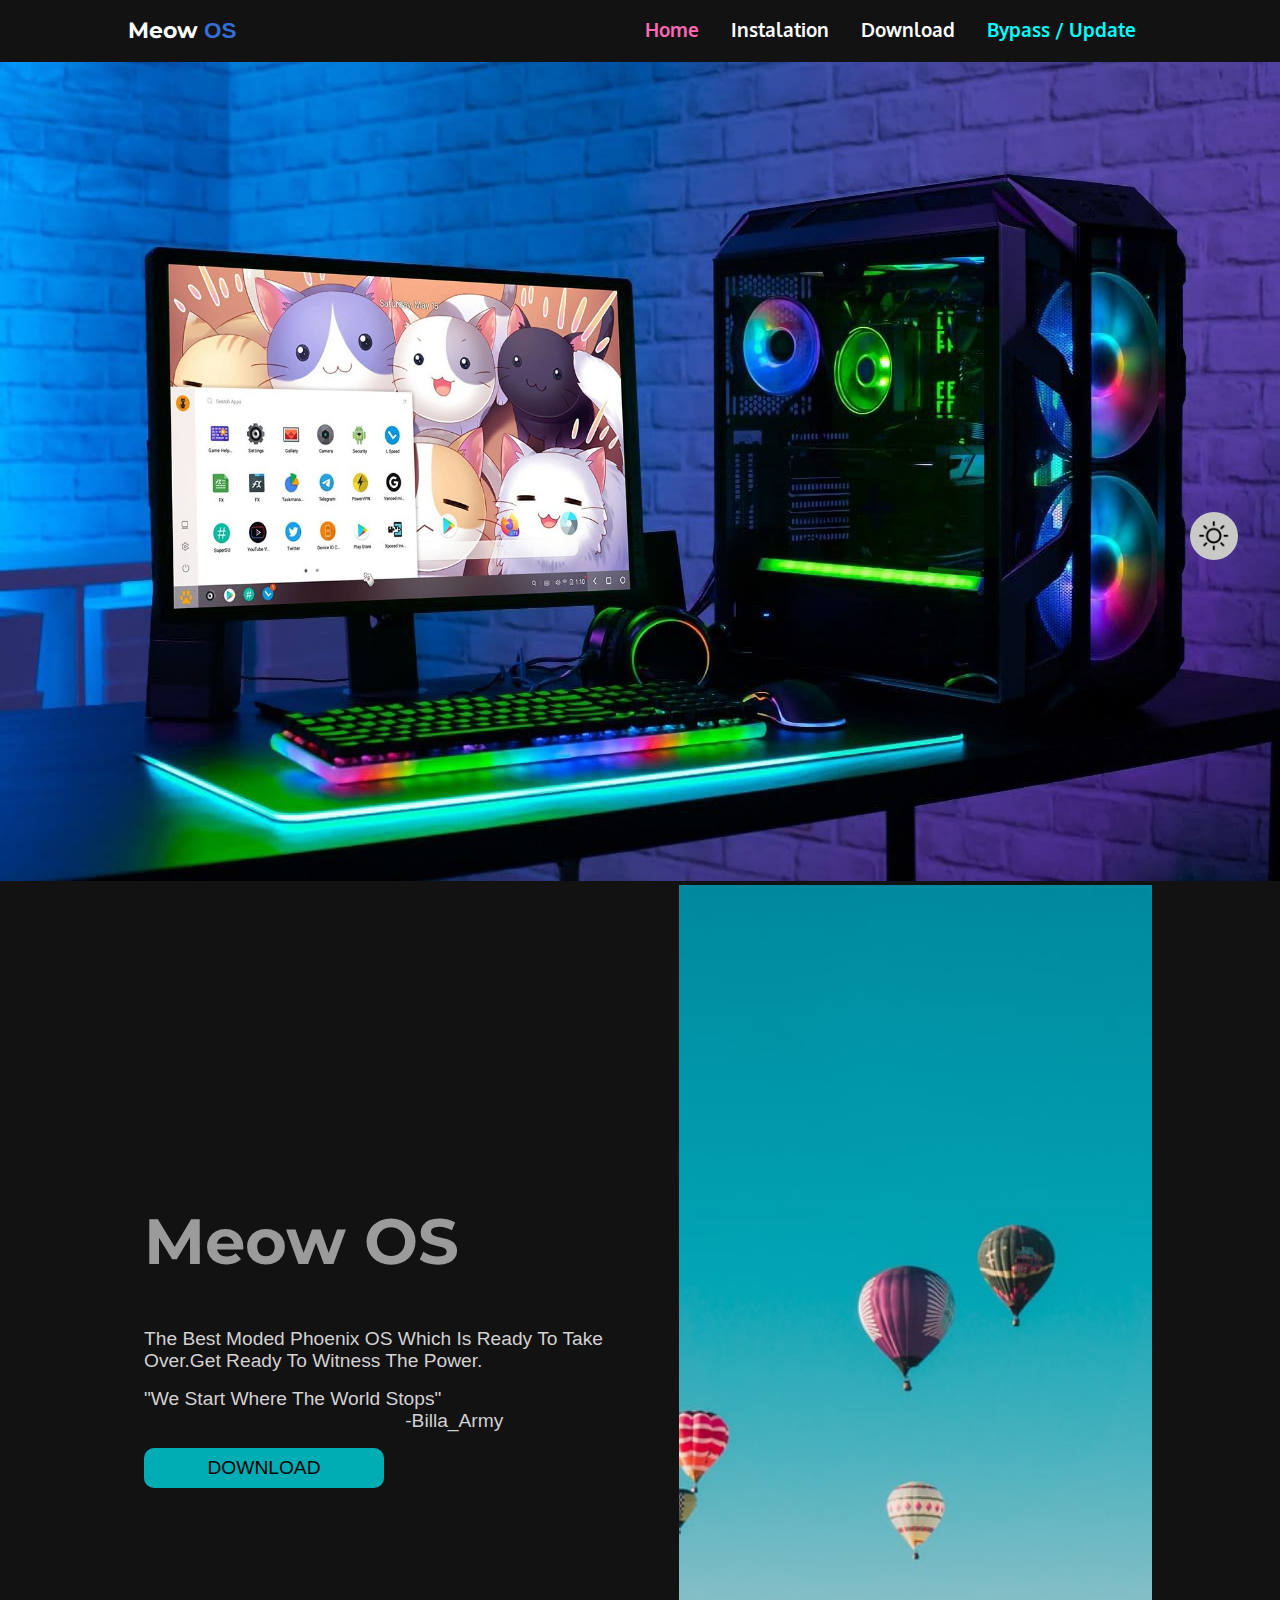
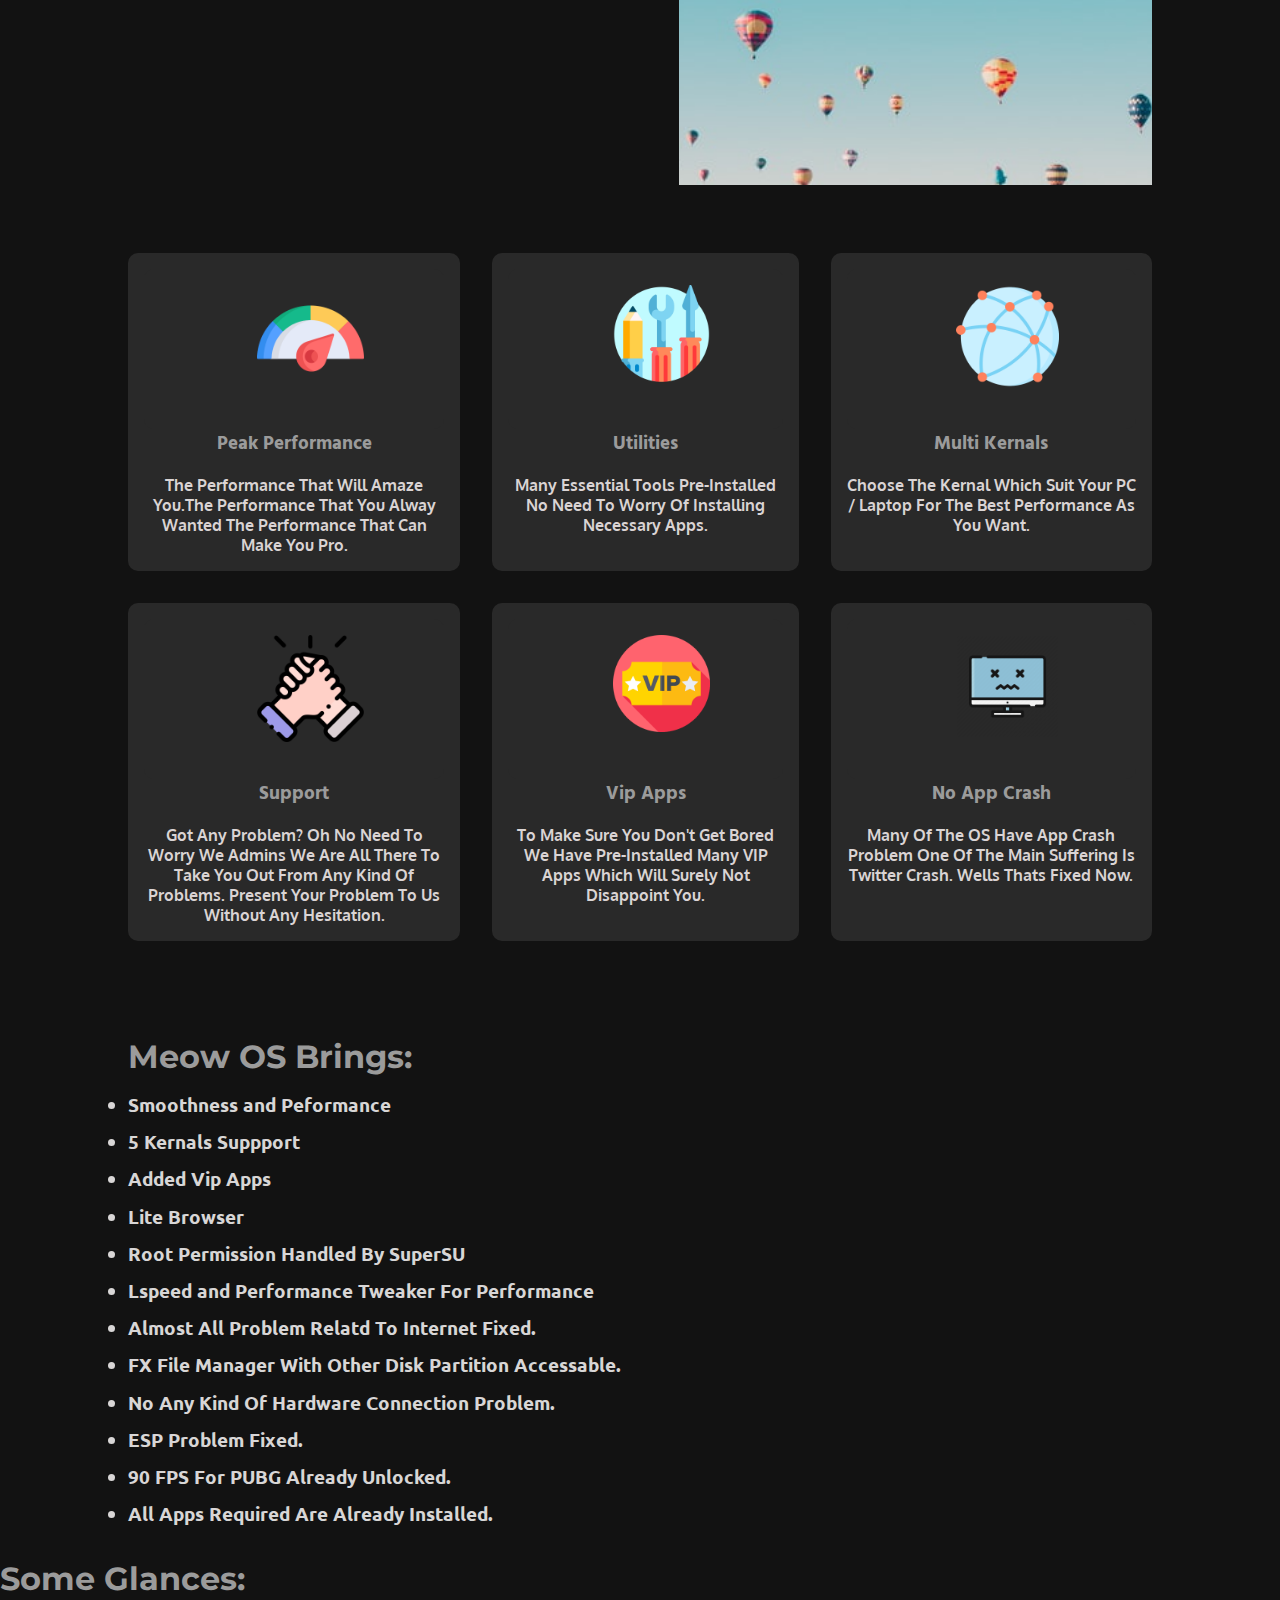
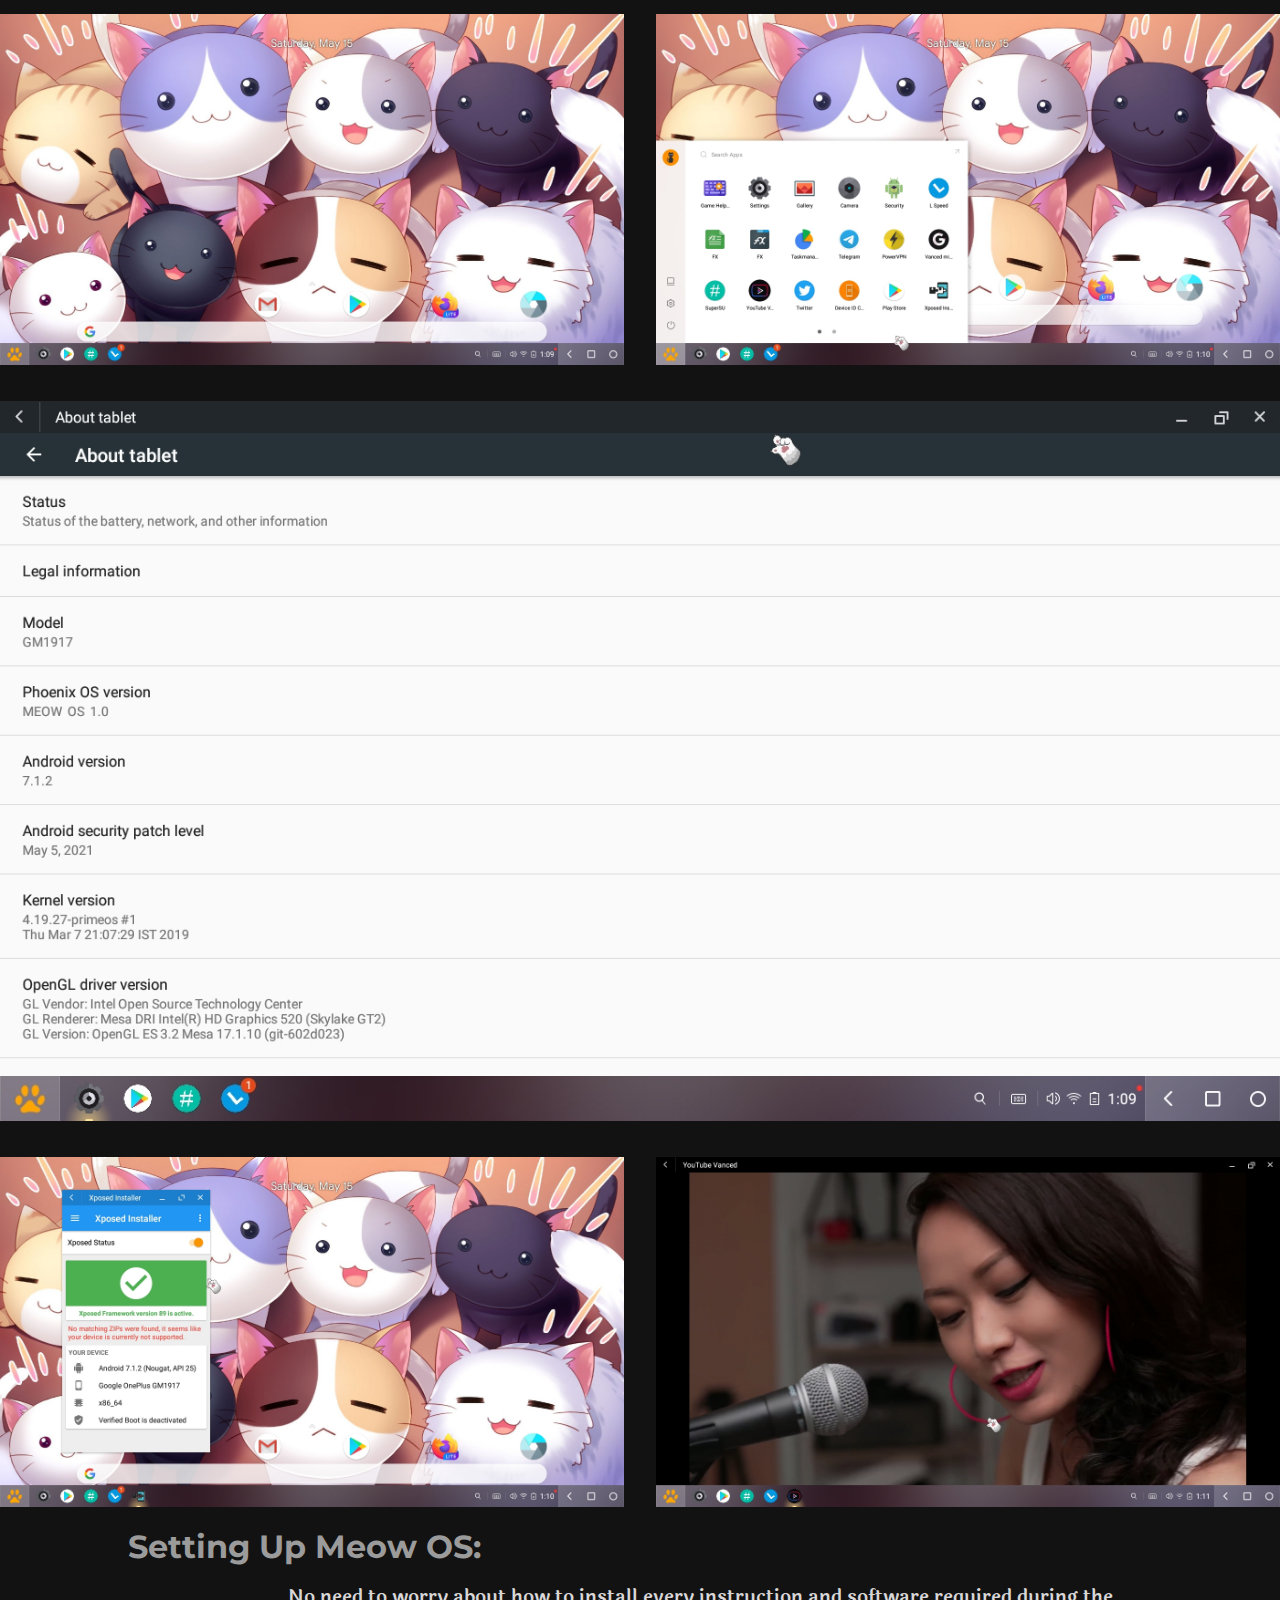
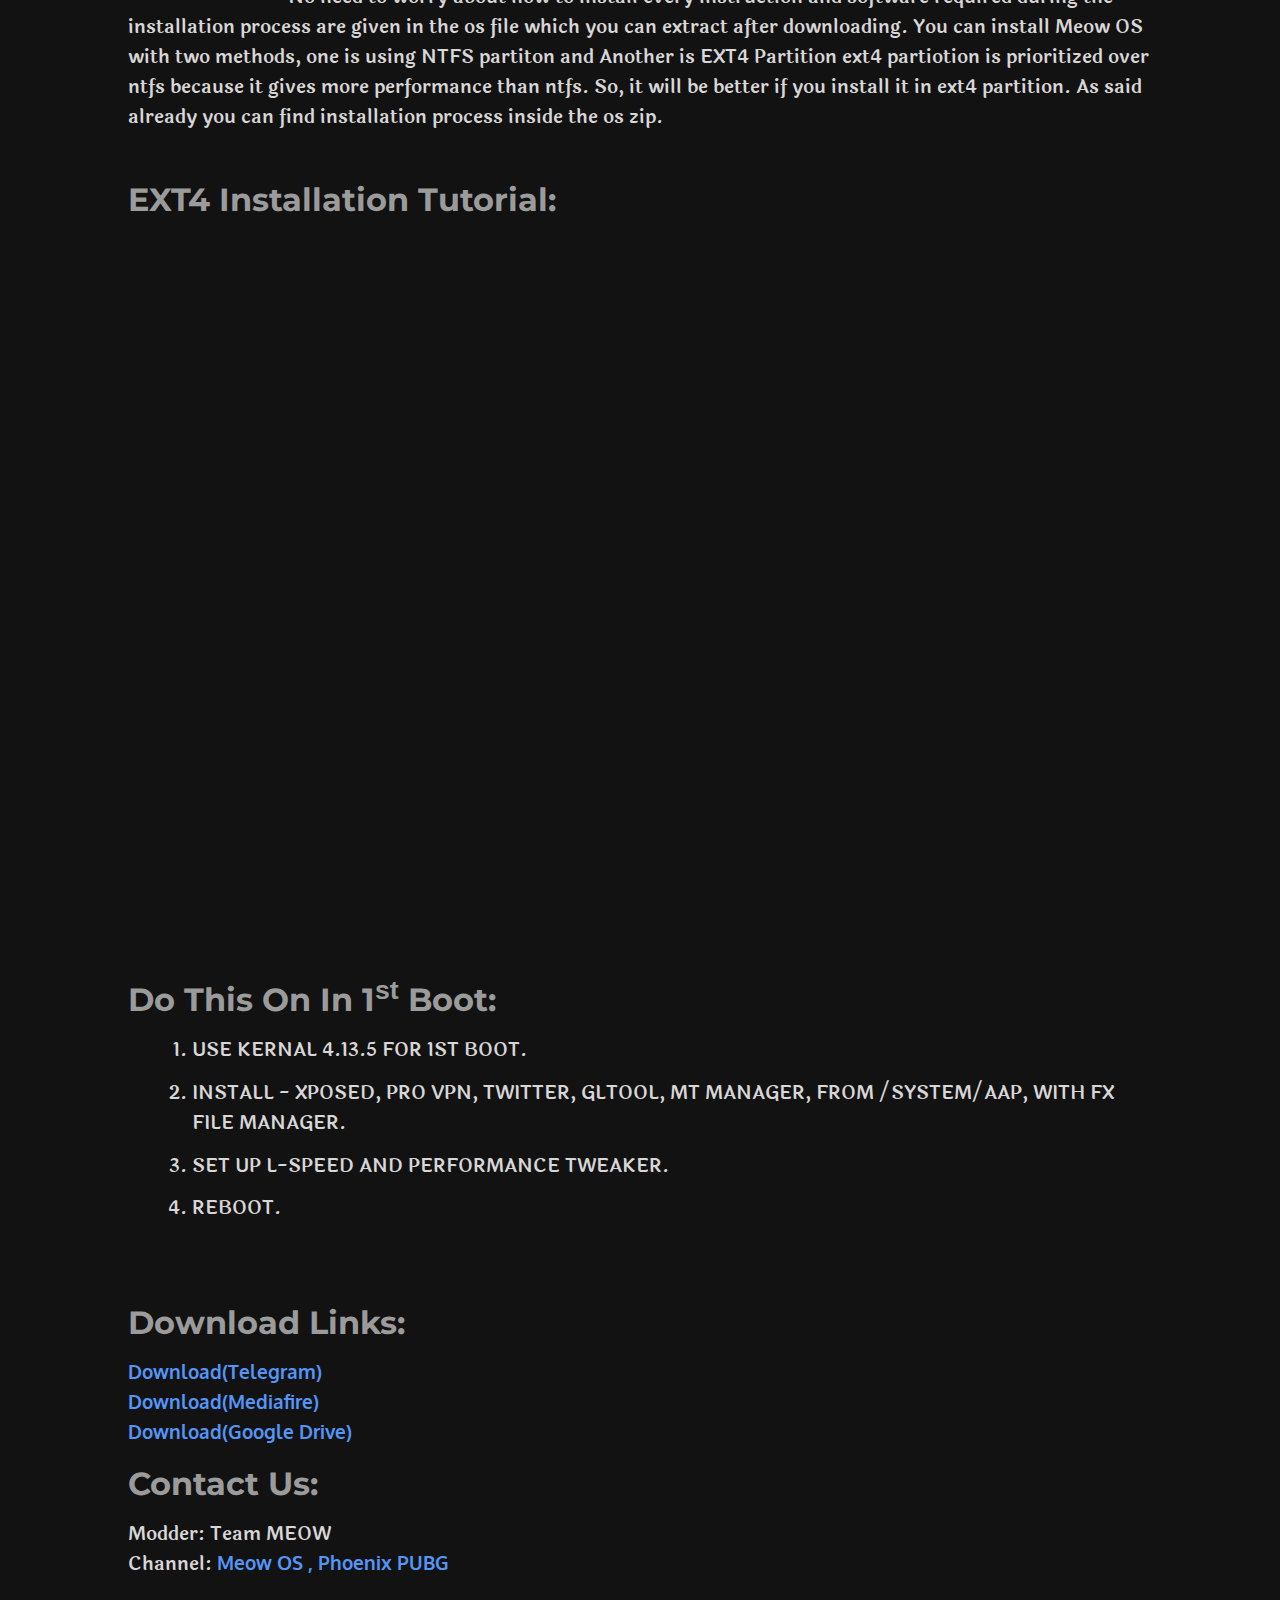
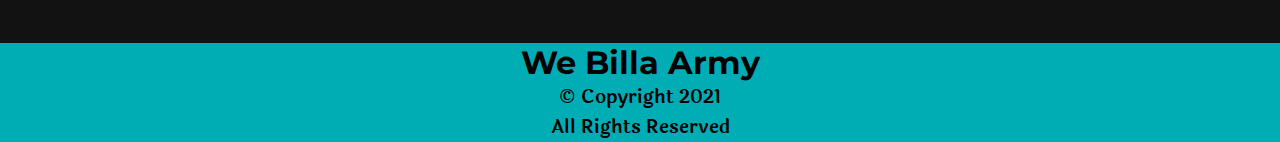
<file: index.html>
<!DOCTYPE html>
<html>
  <head>
    <link rel="shortcut icon" href="images/favicon.ico" type="image/x-icon">  
    <title>MeowOS</title>
    <meta name="viewport" content="width=device-width, initial-scale=1" />
    <meta charset="utf-8">
    <meta name="description" content="Meow os best phoenix os mod"/>
    <meta name="keywords" content="Meow OS, meowos, meow os, Meow OS, best phoenix os mod, meow os phoenix, phoenix os mod best for low end, best phoenix for low end, MEOW OS, phoenix os mod, moded phoenix os, best emulator for pubg, best emulator for low end device, best emulator, best pubg emulator, best pubg mobile emulator"/>
    <meta name="author" content="@Cykik0">
    <link rel="preconnect" href="https://fonts.gstatic.com" />
    <link
      href="https://fonts.googleapis.com/css2?family=Montserrat&display=swap"
      rel="stylesheet"
    />
    <link rel="preconnect" href="https://fonts.gstatic.com" />
    <link
      href="https://fonts.googleapis.com/css2?family=Hind:wght@500&family=Oxygen:wght@300&family=Roboto+Condensed:wght@300&display=swap"
      rel="stylesheet"
    />
    <link rel="preconnect" href="https://fonts.gstatic.com" />
    <link
      href="https://fonts.googleapis.com/css2?family=Ubuntu:wght@300&display=swap"
      rel="stylesheet"
    />
    <link rel="preconnect" href="https://fonts.gstatic.com" />
    <link
      href="https://fonts.googleapis.com/css2?family=Laila:wght@300&display=swap"
      rel="stylesheet"
    />
    <script src="app.js" defer></script>
    <link rel="stylesheet" type="text/css" href="style.css" />
  </head>
  <body class="dark-theme">
    <div class="night-switch" id="switch"><img src="images/light.png" alt="" class="dark-icon" id="theme-icon"></div>
    <header class="">
      <nav class="navbar">
        <div class="logo">
          <h2>Meow <span>OS</span></h2>
        </div>
        <div class="ham"><img src="images/meowham.png" alt="" id="ham-btn"/></div>
        <ul class="list" id="ul">
          <li class="list-items"><a href="#" class="active">Home</a></li>
          <li class="list-items"><a href="#installation">Instalation</a></li>
          <li class="list-items"><a href="#moveto">Download</a></li>
          <li class="list-items"><a href="bypass.html" id="new">Bypass / Update</a></li>
        </ul>
      </nav>
    </header>

    <div class="landing-page">
      <img src="images/maine.jpg" alt="" />
    </div>

    <div class="second-section">
      <div class="text-portion">
        <h2>Meow OS</h2>
        <p>
          The Best Moded Phoenix OS Which Is Ready To Take Over.Get Ready To
          Witness The Power.
        </p>
        <p>
          "We Start Where The World Stops"<br />
          &nbsp&nbsp&nbsp&nbsp&nbsp&nbsp&nbsp&nbsp&nbsp&nbsp&nbsp&nbsp&nbsp&nbsp&nbsp&nbsp&nbsp&nbsp&nbsp&nbsp&nbsp&nbsp&nbsp&nbsp&nbsp&nbsp&nbsp&nbsp&nbsp&nbsp&nbsp&nbsp&nbsp&nbsp&nbsp&nbsp&nbsp&nbsp&nbsp&nbsp&nbsp&nbsp&nbsp&nbsp&nbsp&nbsp&nbsp&nbsp&nbsp-Billa_Army
        </p>
        <a href="#moveto"><button class="download-btn">DOWNLOAD</button></a>
      </div>
      <div class="image-portion">
        <img src="images/balloons.jpg" alt="" class="balloon-img" />
      </div>
    </div>

    <div class="third-section">
      <div class="box-container">
        <div class="box1">
          <div class="img-holder">
            <img src="images/performance.png" alt="" class="features-img" />
          </div>
          <h4>Peak Performance</h4>
          <p>
            The Performance That Will Amaze You.The Performance That You Alway
            Wanted The Performance That Can Make You Pro.
          </p>
        </div>
        <div class="box2">
          <div class="img-holder">
            <img src="images/tools.png" alt="" class="features-img" />
          </div>
          <h4>Utilities</h4>
          <p>
            Many Essential Tools Pre-Installed No Need To Worry Of Installing
            Necessary Apps.
          </p>
        </div>
        <div class="box3">
          <div class="img-holder">
            <img src="images/multi.png" alt="" class="features-img" />
          </div>
          <h4>Multi Kernals</h4>
          <p>
            Choose The Kernal Which Suit Your PC / Laptop For The Best
            Performance As You Want.
          </p>
        </div>
        <div class="box4">
          <div class="img-holder">
            <img src="images/support.png" alt="" class="features-img" />
          </div>
          <h4>Support</h4>
          <p>
            Got Any Problem? Oh No Need To Worry We Admins We Are All There To
            Take You Out From Any Kind Of Problems. Present Your Problem To Us
            Without Any Hesitation.
          </p>
        </div>
        <div class="box5">
          <div class="img-holder">
            <img src="images/vip.png" alt="" class="features-img" />
          </div>
          <h4>Vip Apps</h4>
          <p>
            To Make Sure You Don't Get Bored We Have Pre-Installed Many VIP Apps
            Which Will Surely Not Disappoint You.
          </p>
        </div>
        <div class="box6">
          <div class="img-holder">
            <img src="images/crash.png" alt="" class="features-img" />
          </div>
          <h4>No App Crash</h4>
          <p>
            Many Of The OS Have App Crash Problem One Of The Main Suffering Is
            Twitter Crash. Wells Thats Fixed Now.
          </p>
        </div>
      </div>
    </div>

    <div class="features-list">
      <h2>Meow OS Brings:</h2>
      <ul>
        <li>Smoothness and Peformance</li>
        <li>5 Kernals Suppport</li>
        <li>Added Vip Apps</li>
        <li>Lite Browser</li>
        <li>Root Permission Handled By SuperSU</li>
        <li>Lspeed and Performance Tweaker For Performance</li>
        <li>Almost All Problem Relatd To Internet Fixed.</li>
        <li>FX File Manager With Other Disk Partition Accessable.</li>
        <li>No Any Kind Of Hardware Connection Problem.</li>
        <li>ESP Problem Fixed.</li>
        <li>90 FPS For PUBG Already Unlocked.</li>
        <li>All Apps Required Are Already Installed.</li>
      </ul>
    </div>

    <div class="screenshots-section">
      <h2>Some Glances:</h2>
      <div class="ss-holder">
        <div class="ss1"><img src="images/ss1.jpg" alt="" /></div>
        <div class="ss2"><img src="images/ss3.jpg" alt="" /></div>
        <div class="ss3"><img src="images/ss2.jpg" alt="" /></div>
        <div class="ss4"><img src="images/ss4.jpg" alt="" /></div>
        <div class="ss5"><img src="images/ss5.jpg" alt="" /></div>
      </div>
    </div>

    <div class="installation" id="installation">
      <h2>Setting Up Meow OS:</h2>
      <p>
        &nbsp&nbsp&nbsp&nbsp&nbsp&nbsp&nbsp&nbsp&nbsp&nbsp&nbsp&nbsp&nbsp&nbsp&nbsp&nbsp&nbsp&nbsp&nbsp&nbsp&nbsp&nbsp&nbsp&nbsp&nbsp&nbsp&nbsp&nbsp&nbsp&nbsp&nbsp&nbspNo
        need to worry about how to install every instruction and software
        required during the installation process are given in the os file which
        you can extract after downloading. You can install Meow OS with two methods, one is using NTFS partiton and Another is EXT4 Partition
        ext4 partiotion is prioritized over ntfs because it gives more performance than ntfs. So, it will be better if you install
        it in ext4 partition. As  said already you can find installation process inside the os zip.
      </p>
      <h2>EXT4 Installation Tutorial:</h2>
      <iframe class="youtube" width="auto" height="auto" src="https://www.youtube.com/embed/5ed6HKULE7k" title="YouTube video player" frameborder="0" allow="accelerometer; autoplay; clipboard-write; encrypted-media; gyroscope; picture-in-picture" allowfullscreen></iframe>
      <h2>Do This On In 1<sup>st</sup> Boot:</h2>
      <ol>
        <li>USE KERNAL 4.13.5  FOR 1ST BOOT.</li>
        <li>INSTALL -  XPOSED,  PRO VPN,  TWITTER,  GLTOOL,  MT MANAGER, FROM /SYSTEM/AAP, WITH FX FILE MANAGER.</li>
        <li>SET UP L-SPEED AND PERFORMANCE TWEAKER.</li>
        <li>REBOOT.</li>
      </ol>
      <div class="download-links" id="moveto">
        <h2>Download Links:</h2>
        <p><a href="https://t.me/KalilNix/2325" target="b_blank">Download(Telegram)</a></p>
        <p>
          <a
            href="https://www.mediafire.com/file/ec36csytz6a16mh/MEOW+OS.7z/file" target="b_blank"
            >Download(Mediafire)</a
          >
        </p>
        <p>
          <a
            href="https://drive.google.com/file/d/1UrRkmKUhmSBDJV84NQFvCr8QnjhBqfzn/view?usp=sharing" target="b_blank"
            >Download(Google Drive)</a
          >
        </p>
      </div>

      <div class="contact-us">
        <h2>Contact Us:</h2>
        <p></p>
        <p>Modder: Team MEOW</p>
        <p>Channel: <a href="https://t.me/meowos_1" target="b_blank">Meow OS</a><a href="https://t.me/KalilNix" target="b_blank"> , Phoenix PUBG</a></p>
      </div>
    </div>
  </body>
  <footer>
    <h2>We Billa Army</h2>
    <p>&copy Copyright 2021</p>
    <p>All Rights Reserved</p>
  </footer>
</html>
</file>
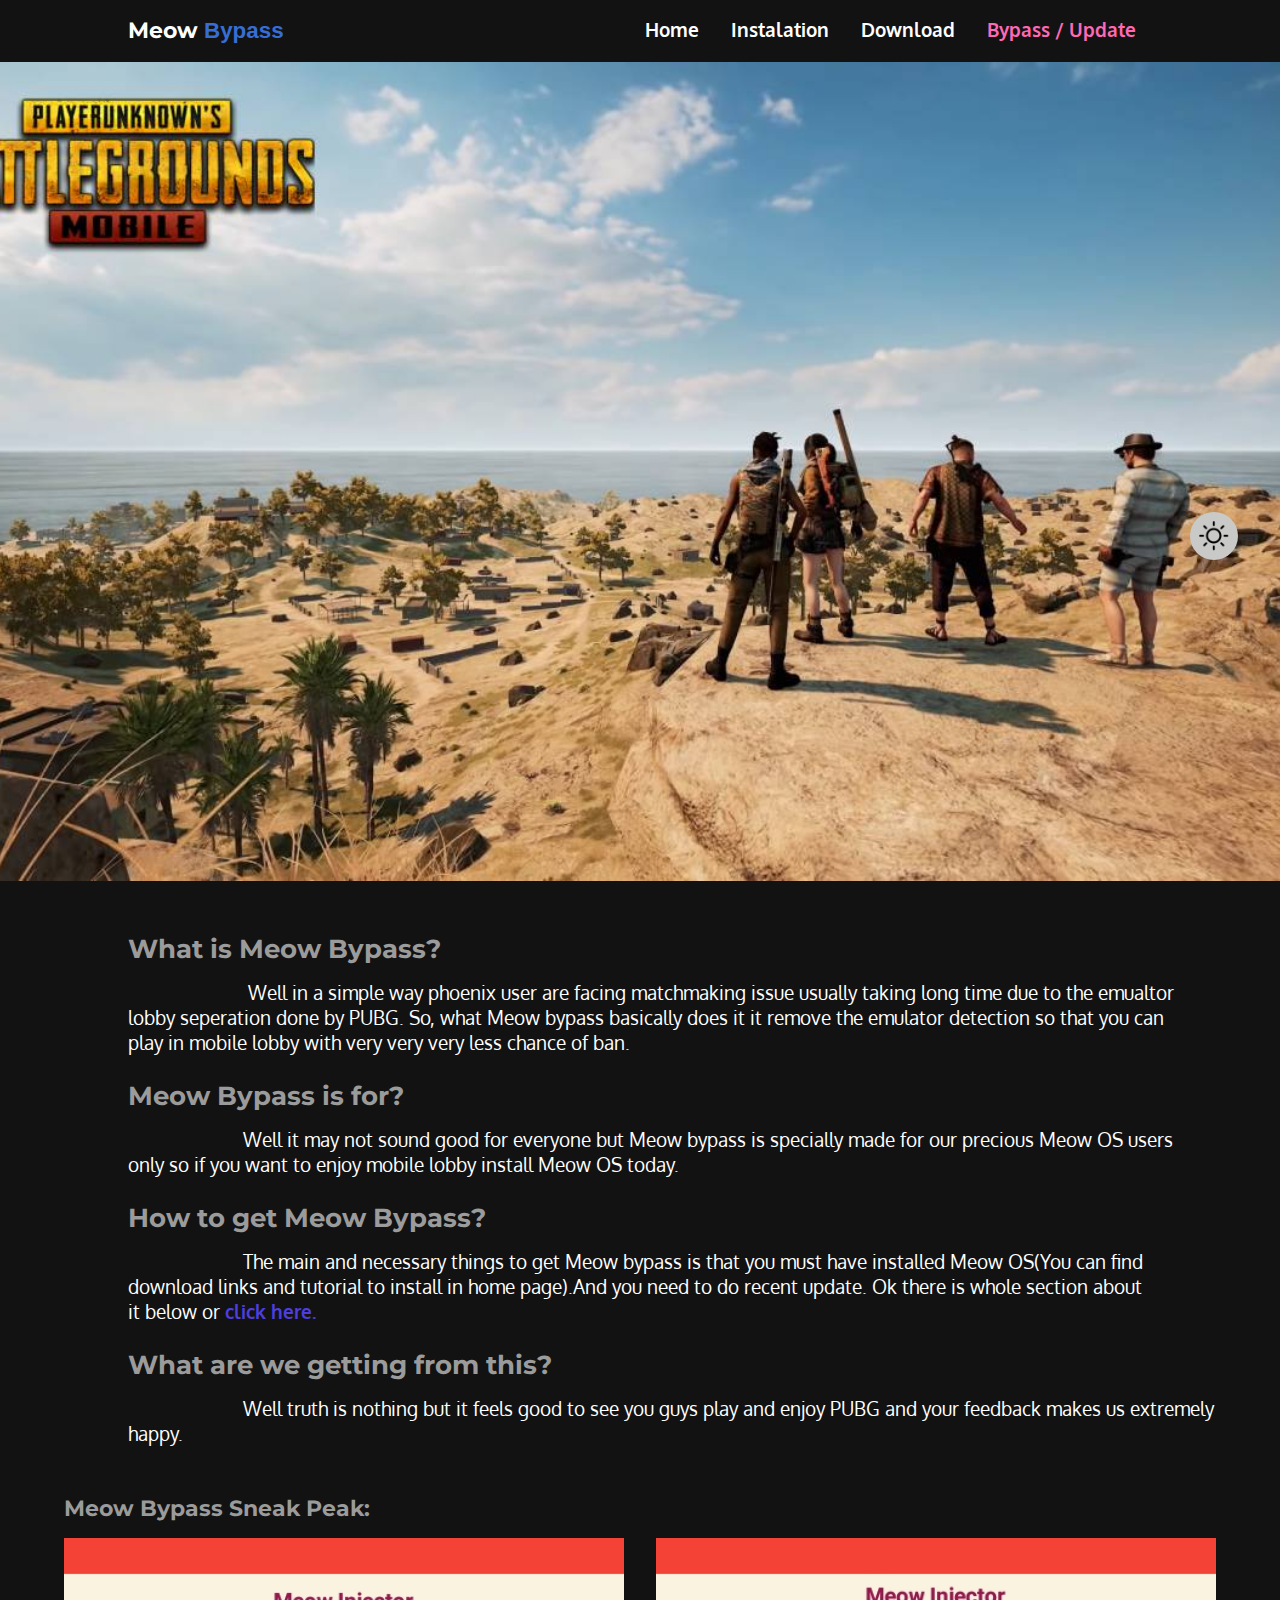
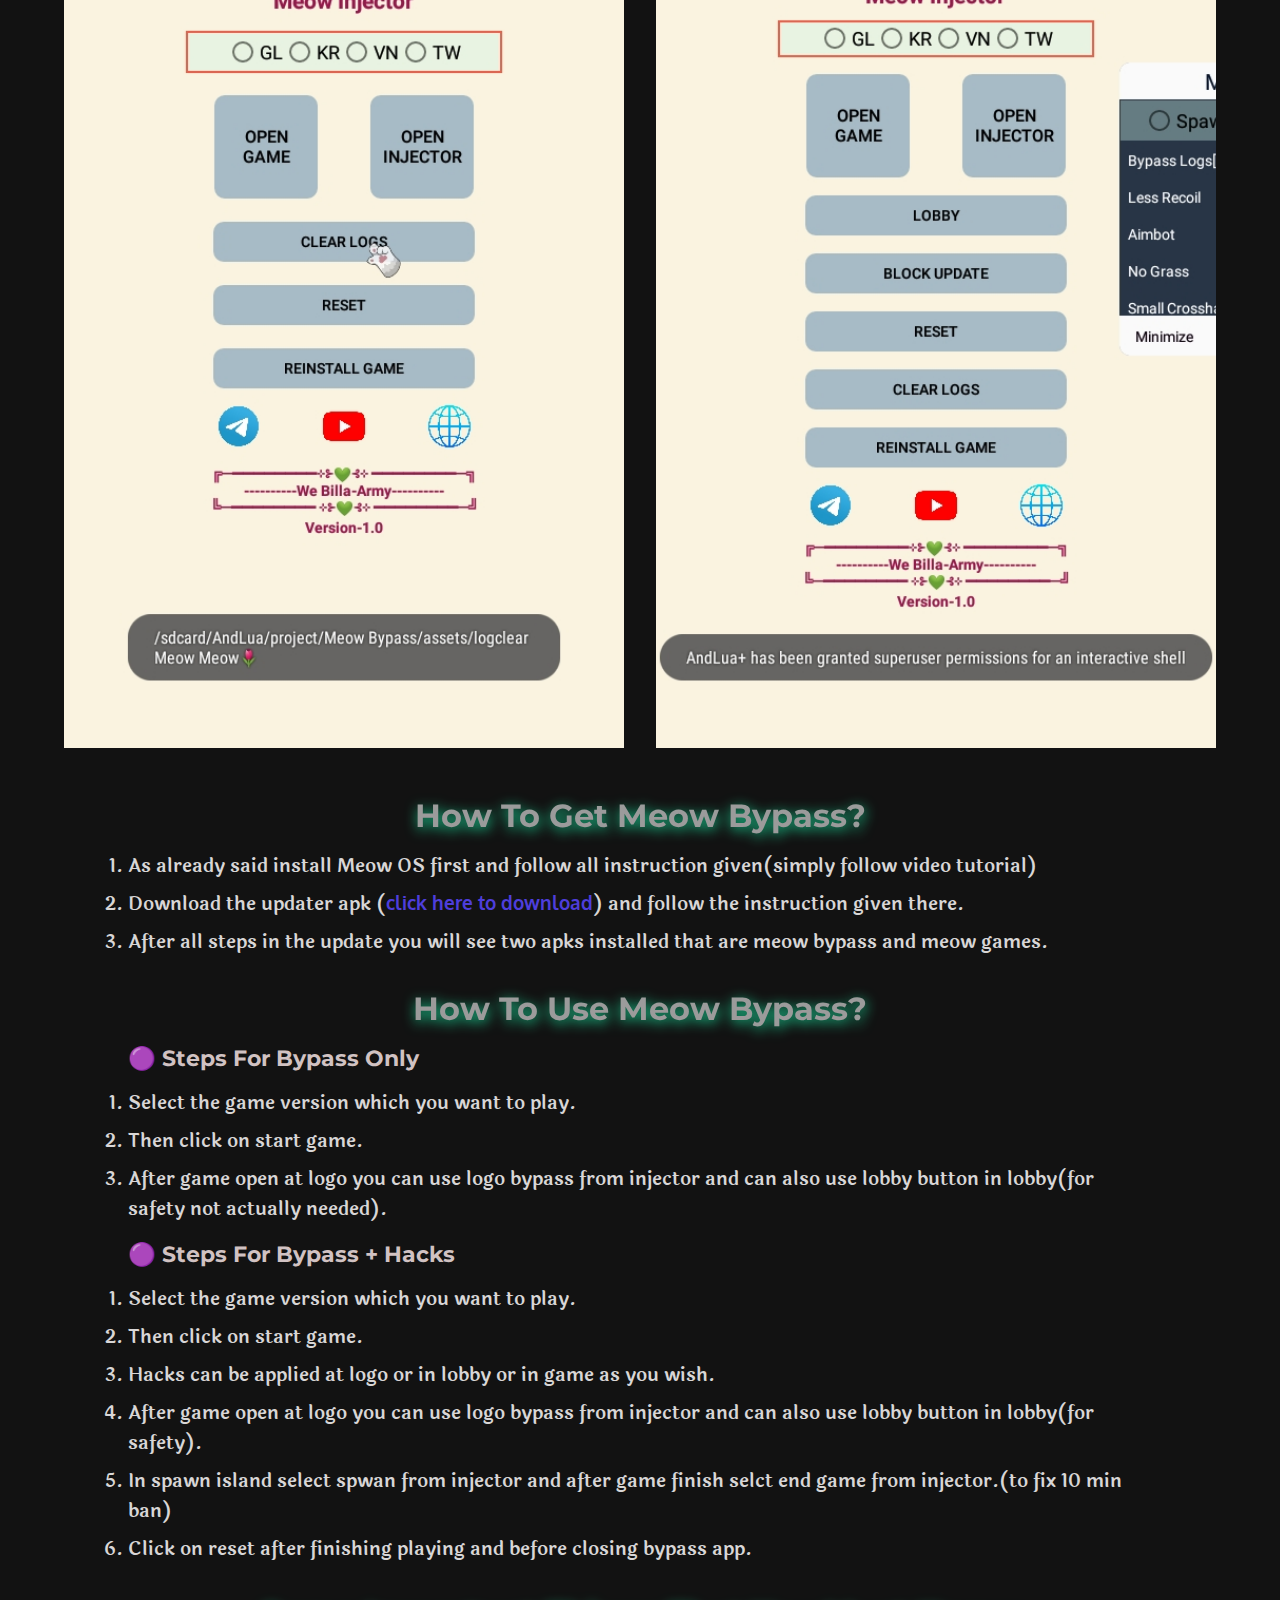
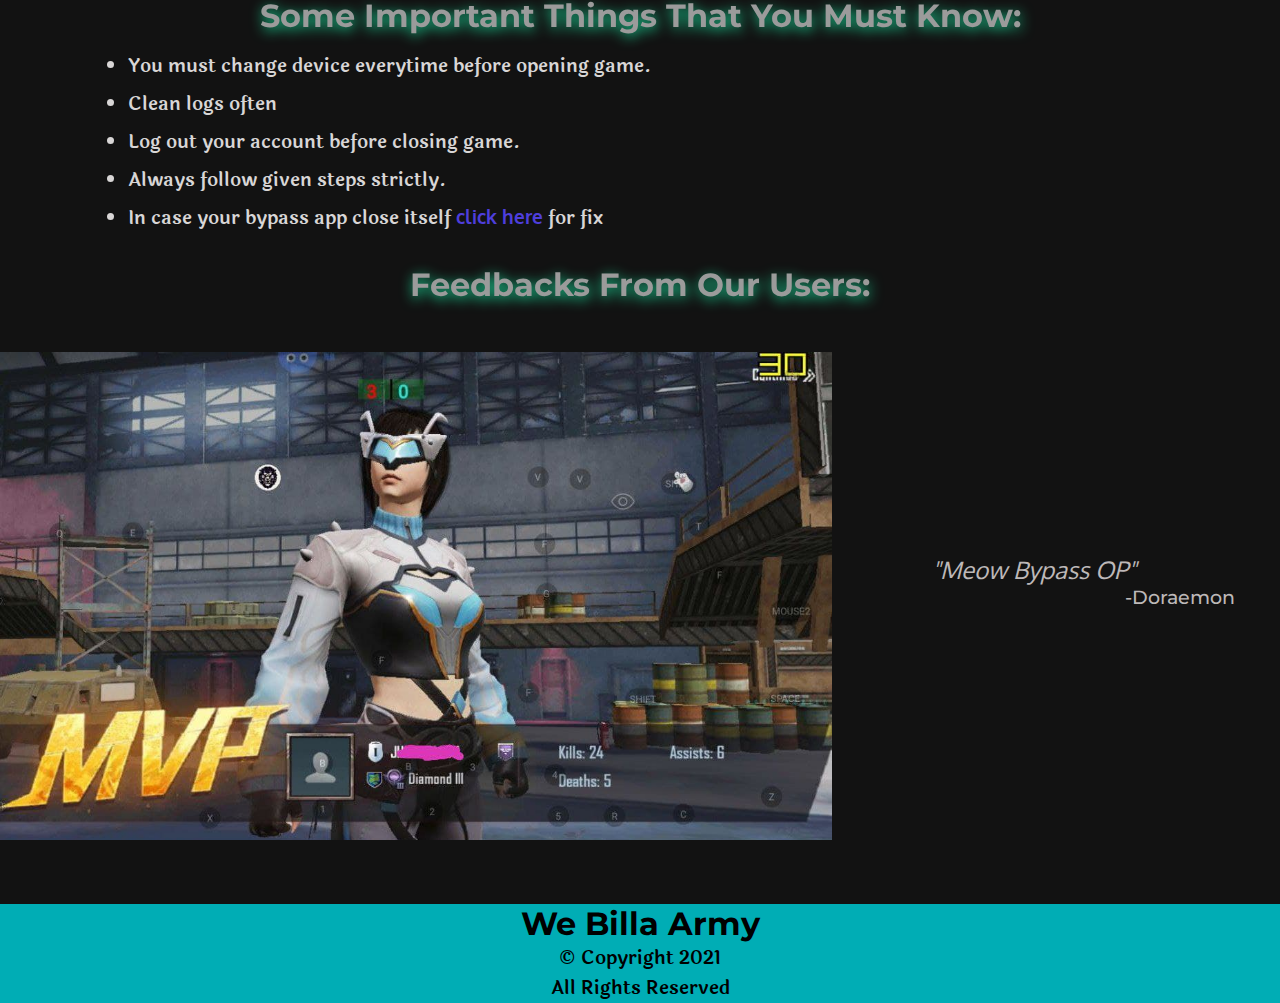
<file: bypass.html>
<!DOCTYPE html>
<html>
  <head>
    <link rel="shortcut icon" href="images/favicon.ico" type="image/x-icon">  
    <title>MeowOS</title>
    <meta name="viewport" content="width=device-width, initial-scale=1" />
    <meta charset="utf-8">
    <meta name="description" content="Meow os best phoenix os mod"/>
    <meta name="keywords" content="Meow OS, meowos, meow os, Meow OS, best phoenix os mod, meow os phoenix, phoenix os mod best for low end, best phoenix for low end, MEOW OS, phoenix os mod, moded phoenix os, best emulator for pubg, best emulator for low end device, best emulator, best pubg emulator, best pubg mobile emulator"/>
    <meta name="author" content="@Cykik0">
    <link rel="preconnect" href="https://fonts.gstatic.com" />
    <link
      href="https://fonts.googleapis.com/css2?family=Montserrat&display=swap"
      rel="stylesheet"
    />
    <link rel="preconnect" href="https://fonts.gstatic.com" />
    <link
      href="https://fonts.googleapis.com/css2?family=Hind:wght@500&family=Oxygen:wght@300&family=Roboto+Condensed:wght@300&display=swap"
      rel="stylesheet"
    />
    <link rel="preconnect" href="https://fonts.gstatic.com" />
    <link
      href="https://fonts.googleapis.com/css2?family=Ubuntu:wght@300&display=swap"
      rel="stylesheet"
    />
    <link rel="preconnect" href="https://fonts.gstatic.com" />
    <link
      href="https://fonts.googleapis.com/css2?family=Laila:wght@300&display=swap"
      rel="stylesheet"
    />
    <script src="app.js" defer></script>
    <script src="app2.js" defer></script>
    <link rel="stylesheet" type="text/css" href="style.css" />
  </head>
  <body class="dark-theme">
    <div class="night-switch" id="switch"><img src="images/light.png" alt="" class="dark-icon" id="theme-icon"></div>
    <header class="">
      <nav class="navbar">
        <div class="logo">
          <h2>Meow <span>Bypass</span></h2>
        </div>
        <div class="ham"><img src="images/meowham.png" alt="" id="ham-btn"/></div>
        <ul class="list" id="ul">
          <li class="list-items"><a href="index.html">Home</a></li>
          <li class="list-items"><a href="#installation">Instalation</a></li>
          <li class="list-items"><a href="#moveto">Download</a></li>
          <li class="list-items"><a href="#moveto"  class="active">Bypass / Update</a></li>
        </ul>
      </nav>
    </header>
    <div class="landing-page">
        <img src="images/bypassmain.jpg" alt="" />
      </div>

    <div class="details-about-bypass">
        <h2>What is Meow Bypass?</h2>
        <p>                        Well in a simple way phoenix user are facing matchmaking issue usually taking long time due to the emualtor 
lobby seperation done by PUBG. So, what Meow bypass basically does it it remove the emulator detection so that you can 
play in mobile lobby with very very very less chance of ban.
        </p>
        <h2>Meow Bypass is for?</h2>
        <p>                       Well it may not sound good for everyone but Meow bypass is specially made for our precious Meow OS users 
only so if you want to enjoy mobile lobby install Meow OS today.
        </p>
        <h2>How to get Meow Bypass?</h2>
        <p>                       The main and necessary things to get Meow bypass is that you must have installed Meow OS(You can find 
download links and tutorial to install in home page).And you need to do recent update. Ok there is whole section about 
it below or <a href="#all">click here.</a>
        </p>
        <h2>What are we getting from this?</h2>
        <p>                       Well truth is nothing but it feels good to see you guys play and enjoy PUBG and your feedback makes us extremely 
happy.</p>
    </div>
    <div class="bypass-looks">
        <h2>Meow Bypass Sneak Peak:</h2>
        <div class="bypass-image-holder">
            <img src="images/byp1.jpg" alt="">
            <img src="images/byp2.jpg" alt="">
        </div>
    </div>
    <div class="steps-section" id="all">
      <h2>How To Get Meow Bypass?</h2>
      <ol>
        <li>As already said install Meow OS first and follow all instruction given(simply follow video tutorial)</li>
        <li>Download the updater apk (<a href="https://t.me/meowos_1/34" target="b_blank">click here to download</a>) and follow the instruction given there.</li>
        <li>After all steps in the update you will see two apks installed that are meow bypass and meow games.</li>
      </ol>
      <h2>How To Use Meow Bypass?</h2>
      <div class="bypass-only">
      <h3>🟣 Steps For Bypass Only</h3>
      <ol>
        <li>Select the game version which you want to play.</li>
        <li>Then click on start game.</li>
        <li>After game open at logo you can use logo bypass from injector and can also use lobby button in lobby(for safety not actually needed).</li>
      </ol>
    </div>
    <div class="bypass-hacks">
      <h3>🟣 Steps For Bypass + Hacks</h3>
      <ol>
        <li>Select the game version which you want to play.</li>
        <li>Then click on start game.</li>
        <li>Hacks can be applied at logo or in lobby or in game as you wish.</li>
        <li>After game open at logo you can use logo bypass from injector and can also use lobby button in lobby(for safety).</li>
        <li>In spawn island select spwan from injector and after game finish selct end game from injector.(to fix 10 min ban)</li>
        <li>Click on reset after finishing playing and before closing bypass app.</li>
      </ol>
      <div class="impthings">
        <h2>Some Important Things That You Must Know:</h2>
        <ul>
          <li>You must change device everytime before opening game.</li>
          <li>Clean logs often</li>
          <li>Log out your account before closing game.</li>
          <li>Always follow given steps strictly.</li>
          <li>In case your bypass app close itself <a href="https://t.me/meowos2/18142" target="b_blank">click here</a> for fix</li>
        </ul>
      </div>

    </div>
    </div>
    <div class="feedback-section">
      <h2>Feedbacks From Our Users:</h2>
      <div class="whole-container">
        <div class="feedback-img"><img src="images/feed1.jpg" id="feed-img" alt=""></div>
        <div class="feedback-text">
          <div class="feed-text-holder">
          <p id="told"><i>"Meow Bypass OP"</i></p>
          <p id="name">-Doraemon</p>
        </div>
        </div>
      </div>
    </div>
    </body>
    <footer>
      <h2>We Billa Army</h2>
      <p>&copy Copyright 2021</p>
      <p>All Rights Reserved</p>
    </footer>
</html>
</file>
<file: style.css>
*{
    padding: 0;
    margin: 0;
    box-sizing: border-box;
    font-family: sans-serif;
}
html{
    scroll-behavior: smooth;
}
header{
    width: 100%;
}

nav,.list{
    display: flex;
    justify-content: space-between;
    list-style-type: none;
}
nav{
    width: 80%;
    margin: auto auto;
    padding: 1rem 0;
}
.list-items{
    margin: auto 1rem;
    position: relative;
}
li a{
    text-decoration: none;
    color: rgb(68, 67, 67); 
    font-size: 1.2rem;  
    padding-bottom: .2rem;
    transition: all .3s ease-in-out;
}

.list-items::after{
    content: "";
    position: absolute;
    height: .16rem;
    width: 0rem;
    background: crimson;
    top: 1.5rem;
    left: 0;
    transition: all .6s ease-in-out;
}
.list-items:hover::after{
    width: 100%;
}

.list-items a:hover{
    color: hotpink;
}
.active,.dark-theme .active{
    color: hotpink;
}
h2{
    font-family: 'Montserrat', sans-serif;
    font-size: 1.4rem;
    cursor: pointer;
}
span{
    color: rgb(54, 110, 214);
}
.ham{
    position: absolute;
    width: 3rem;
    top: .5rem;
    display: none;
    right: 2rem;
}
.ham img{
    width: 70%;
}


/*-------------------------*/
.landing-page,.image-portion{
    width: 100%;
    height: 80%;
}

.landing-page img,.image-portion img{
    width: 100%;
    height: 91vh;
    object-fit: cover;
}
.second-section{
    width: 80%;
    display: flex;
    justify-content: space-between;
    align-items: center;
    margin: auto auto;
}
.text-portion > *{
    margin: 1rem;
}
.image-portion{
    width: 70%;
    overflow: hidden;
}
.image-portion img{
    width: 100%;
    height: 100vh;
    transition: all .5s ease-in-out;
}
.balloon-img:hover{
    width: 110%;
}

.text-portion h2{
    font-size: 4rem;
    color: #3d84b8;
    margin-bottom: 3rem;
}
.text-portion p{
    font-size: 1.2rem;
    color: rgb(68, 68, 68);
}
.download-btn{
    height: 2.5rem;
    width: 15rem;
    font-size: 1.2rem;
    background:#00adb5;
    outline: none;
    border: 0px;
    border-radius: 10px;
    cursor: pointer;
    transition: all .5s ease-in-out;
}
.download-btn:hover{
    color: rgb(253, 243, 243);
    background:rgb(54, 110, 214);
}

/*------------------------------------------*/
.third-section{
    margin-top: 4rem;
}
.box-container{
    width: 80%;
    margin: auto auto;
    display: grid;
    grid-template-areas:
    "one two three"
    "four five six";
    grid-gap: 2rem;
}
.box-container div{
    display: flex;
    flex-direction: column;
    background: rgb(230, 227, 227);
    align-items: center;
    padding: 1rem;
    border-radius: 10px;
    cursor: pointer;
}
.img-holder{
    height: 10rem;
}
.box-container h4{
    font-size: 1.2rem;
    font-family: 'Hind', sans-serif;
}
.box-container p{
    font-family: 'Oxygen', sans-serif;
    margin-top: 1rem;
    font-weight: 600;
    text-align: center;
}
.features-img{
    width: 40%;
    margin-left: 2rem;
    transition: all .5s ease-in-out;
}
.box-container div:hover .features-img{
    width: 45%;
}



/*-----------------------------------*/

.features-list{
    margin: auto;
    margin-top: 6rem;
    width: 80%;
}
.features-list h2{
    font-size: 2rem;
    margin: 1rem auto;
}
.features-list ul li{
    font-size: 1.2rem;
    margin: .7rem auto;
    font-family: 'Ubuntu', sans-serif;
}

/*-------------------------------------------------------------*/
.screenshots-section{
    margin-top: 2rem;
    width: 100%;
}
.screenshots-section h2,.installation h2{
    font-size: 2rem;
    margin: 1rem 0;
}
.ss-holder{
    display: grid;
    grid-gap: 2rem;
    grid-template-areas:
    "one two"
    "three three"
    "four five";
}
.ss-holder img{
    width: 100%;
}
.ss1{grid-area: one;}
.ss2{grid-area: two;}
.ss3{grid-area: three;}
.ss4{grid-area: four;}
.ss5{grid-area: five;}

/*------------------------------------*/
.installation{
    width: 80%;
    margin: auto auto;
}
.installation h2:nth-child(3){
    margin-top: 3rem;
}
.installation ol{
    padding-left: 4rem;
}
.installation p,a,li{
    font-family: 'Laila', sans-serif;
    font-size: 1.2rem;
    font-weight: 600;
    text-decoration: none;
}
.installation li{
    margin: .8rem 0;
}
.download-links{
    margin-top: 5rem;
}
.download-links a:hover,.contact-us a:hover,.dark-theme .download-links a:hover,.dark-theme .contact-us a:hover{
    color: hotpink;
}

/*-----------------------------*/
footer{
    margin-top: 4rem;
    background: #00adb5;
    text-align: center;
}
footer h2{
    font-size: 2rem;
}
footer p,.dark-theme footer p{
    font-family: 'Laila', sans-serif;
    font-size: 1.2rem;
    font-weight: 600;
}


.night-switch{
    position: fixed;
    width: 3rem;
    height: 3rem;
    background: rgb(201, 202, 199);
    margin: 40% 0 0 93%;
    border-radius: 100%;
}
.dark-icon{
    width: 60%;
    transform: translate(32%,32%);
}

.dark-theme{
    background: #121212;
    color: white;
}
.dark-theme .logo h2,.dark-theme ul a{
    color: white;
}
.dark-theme .text-portion p{
    color: rgb(211, 209, 209);
}
.dark-theme .box-container div{
    background: rgb(41, 41, 41);
    color: rgb(218, 212, 212);
}
.dark-theme h4,.dark-theme h2{
    color: rgb(155, 155, 155);
}
.dark-theme .installation p,.dark-theme li{
    color: rgb(216, 214, 214);
}
.dark-theme .installation a{
    color: rgb(84, 149, 247)
}
.dark-theme footer h2,.dark-theme footer p{
    color: black;
}
.dark-theme #ham-btn{
    filter: invert(1);
}

.youtube{
    width: 100%;
    height: 80vh;
}

@media (max-width: 680px) {
    nav{
        flex-direction: column;
    }
    ul{
        flex-direction: column;
        width: 100%;
        align-items: center;
    }
    .list{
        position: absolute;
        top: 2rem;
        left: 0;
        background: rgb(245, 246, 247);
        margin-top: 1rem;
        transition: all .5s ease-in-out;
        display: none;
    }
    .dark-theme .list{
        background: #121212;
    }
    li{
        margin: .5rem auto;
    }
    .logo h2{
        font-size: 1.2rem;
    }
    .ham{
        display: block;
        margin:auto auto;
    }
    .second-section{
        flex-direction: column;
        position: relative;
        height: 100vh;
        width: 100%;
    }
    .text-portion,.image-portion{    
        position: absolute;
    }
    .text-portion p{
        z-index: 50;
    }
    .image-portion{
        z-index: -1;
        width: 100%;
    }
    #switch{
        z-index: 1000;
    }
    .text-portion{
        top: 5rem;
    }
    .text-portion h2{
        color: #f3cfc5;
    }
    .text-portion p{
        font-size: 1.5rem;
        color: rgb(32, 31, 31);
    }
    .download-btn{
        background: rgb(224, 136, 120);
    }
    .third-section{
        margin-top: 1rem;
    }
    .box-container{
        grid-template-areas:
        "one two"
        "three four"
        "five six";
    }
    .img-holder{
        height: 8rem;
    }
    .box-container div:hover .features-img{
        width: 40%;
    }
    .ss-holder{
        background: none;
        grid-gap: 1rem;
        grid-template-areas:
        "one" "two" "three" "four" "five" "six";
    }
    .installation h2{
        font-size: 1.7rem;
    }
    .installation p,a{
        font-size: 1rem;
    }
    footer h2,.dark-theme footer h2{
        font-size: 1.7rem;
    }
    footer p,.dark-theme footer p{
        font-size: 1rem;
    }
    .night-switch{
        margin: 120% 0 0 85%;
        border-radius: 100%;
    }
    .youtube{
        height: 35vh;
    }
}

@media(max-width:480px) {
    .box-container{
        grid-template-areas:
        "one" "two" "three" "four" "five" "six";
    }
}

/*---------------Bypass Page----------------------------*/

.details-about-bypass{
    margin: auto auto;
    margin-top: 3rem;
    width: 80%;
}
.details-about-bypass h2{
    font-size: 1.6rem;
}
.details-about-bypass p,a{
    white-space: pre;
    margin-top: 1rem;
    font-family: 'Oxygen', sans-serif;
    font-size: 1.2rem;  
}
.bypass-looks{
    margin: 3rem auto;
    width: 90%;
}
.bypass-image-holder{
    width: 100%;
    margin: auto auto;
    margin-top: 1rem;
    display: grid;
    grid-auto-flow: column;
    grid-gap: 2rem;
}
.bypass-image-holder img{
    height: 90vh;
    width: 100%;
    object-fit: cover;
    object-position:center;
}

/*----step section-----*/
.steps-section{
    width: 80%;
    margin: auto auto;
}
.steps-section h2,.feedback-section h2{
    text-align: center;
    font-size: 2rem;
    margin: 2rem auto 1rem auto;
    filter: drop-shadow(.1rem .2rem .4rem rgb(25, 207, 146));
}
.steps-section a,.details-about-bypass a,.impthings ul li a{
    color: rgb(78, 62, 219);
}
.steps-section a:hover,.details-about-bypass a:hover{
    color: hotpink;
}
.steps-section li{
    margin: .5rem auto;
}
.steps-section h3{
    font-size: 1.4rem;
    color: black;
    font-family: 'Montserrat', sans-serif;
    margin: 1rem auto;
}
.dark-theme .steps-section h3{
    color: rgb(209, 194, 194);
}


/*-------feedback-section------*/
.feedback-section{
    width: 100%;
}
.feedback-section h2{
    margin-bottom: 3rem;
}
.whole-container{
    display: flex;
    justify-content: space-between;
    width: 100%;
}
.feedback-img{
    width: 65%;
    height: 30.5rem;
    overflow: hidden;
    margin: auto auto;
}
#feed-img{
    width: 100%;
    background-size: cover;
    transition: all 2s ease-in-out;
}
.feedback-text{
    width: 35%;
}
.feed-text-holder{
    width: 90%
}
.feed-text-holder p{
    transition: all 2s ease-in-out;
}
#name{
    text-align: end;
    font-size: 1.2rem;
    font-weight: 500;
    font-family: 'Montserrat', sans-serif;

}
#told{
    font-style: italic;
    margin-top: 50%;
    text-align: center;
    font-size: 1.5rem;
    font-family: 'Oxygen', sans-serif;
}
.dark-theme #told,#name{
    color:rgb(189, 184, 184)
}
.image-styling{
    opacity: 0;
}

@media (max-width: 680px) {
    .details-about-bypass p{
        margin-top: 1rem;
        white-space: normal;
    }
    .details-about-bypass h2{
        margin: 1rem auto;
    }
    .bypass-image-holder{
        grid-auto-flow: row;
    }
    .whole-container{
        flex-direction: column;
    }
    .feedback-sectio{
        height: 80vh;
    }
    .feedback-img{
        width: 100%;
        background-image: green;
        height: auto;
    }
    .feedback-text{
        width: 100%;
    }
    #told{
        margin-top: 6%;
    }
 
}


/*-------------------NEW---------------------*/
#new{
    color: cyan;
    animation: animation 1s 0s ease-in-out infinite alternate;
}

@keyframes animation{
    from{color: white;}
    to{color: cyan; filter: drop-shadow(.2rem .2rem 1.2rem rgb(106, 248, 87))}
}
</file>
